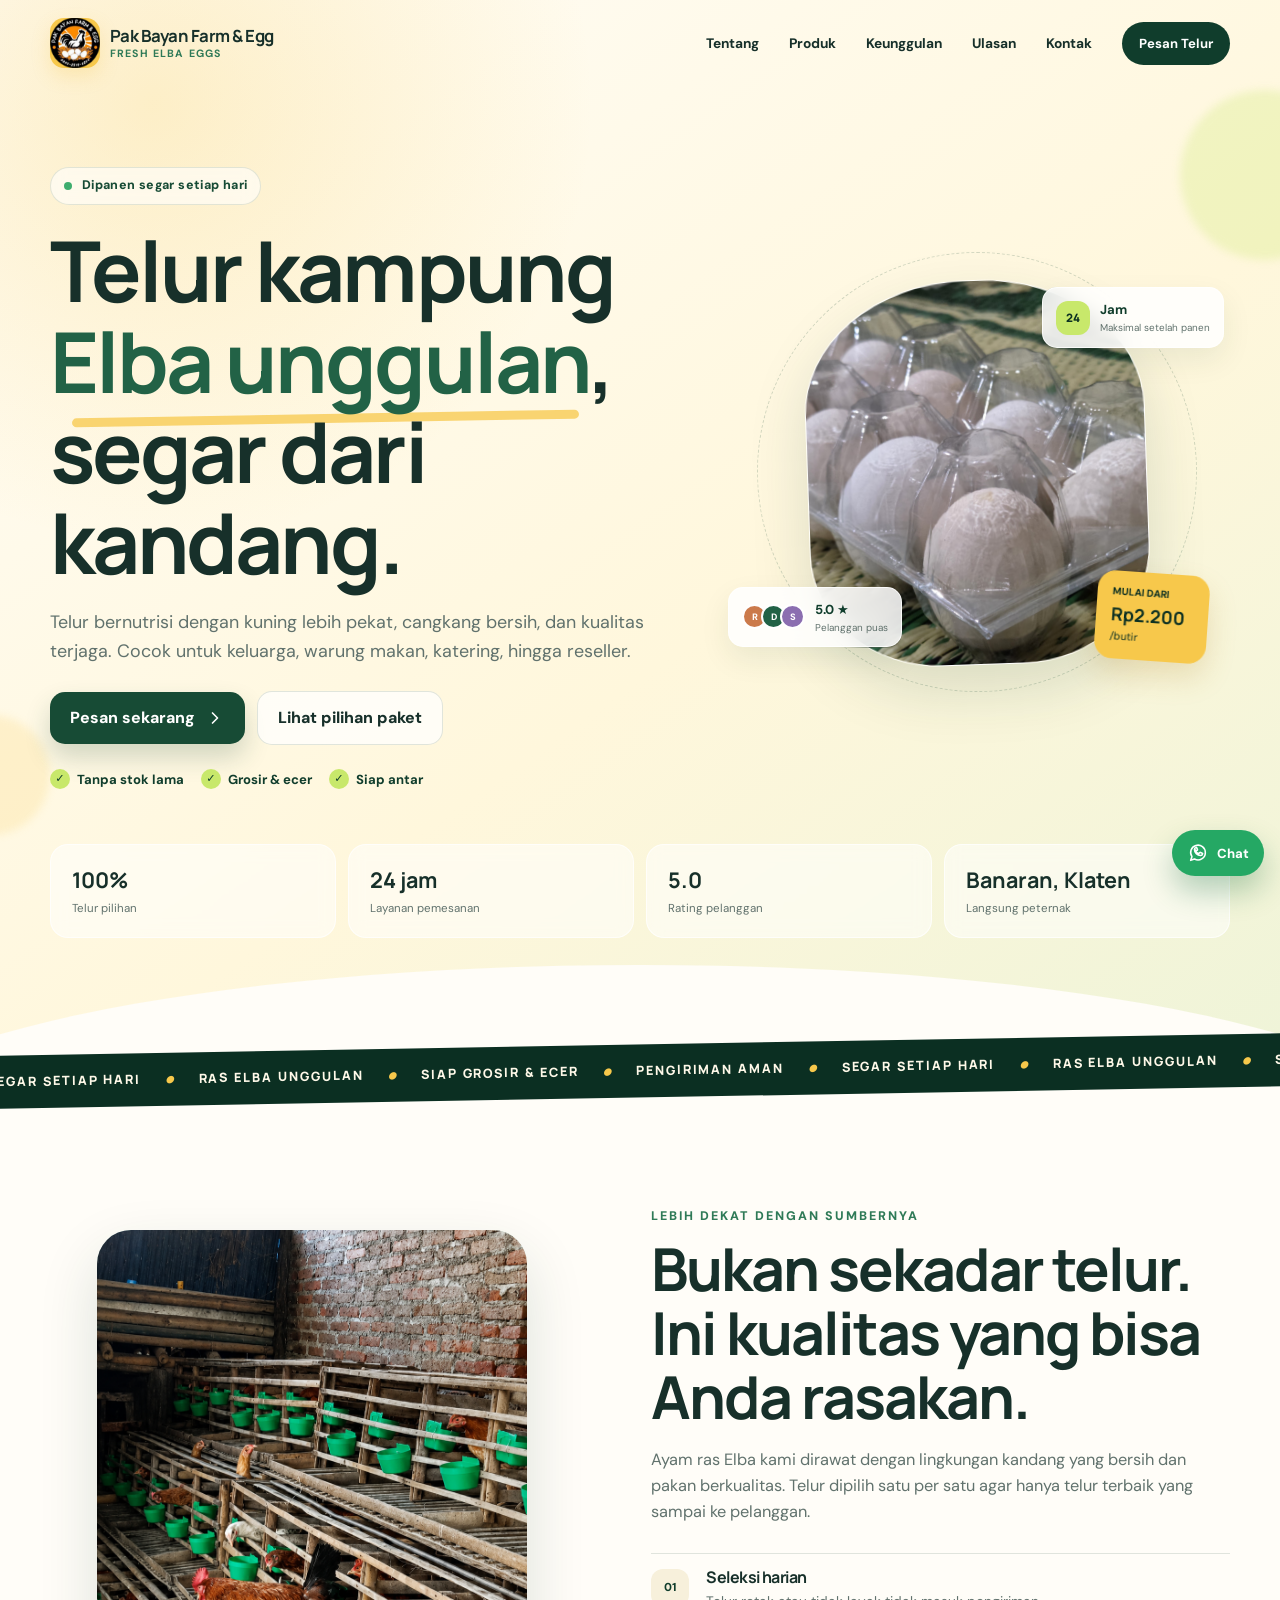
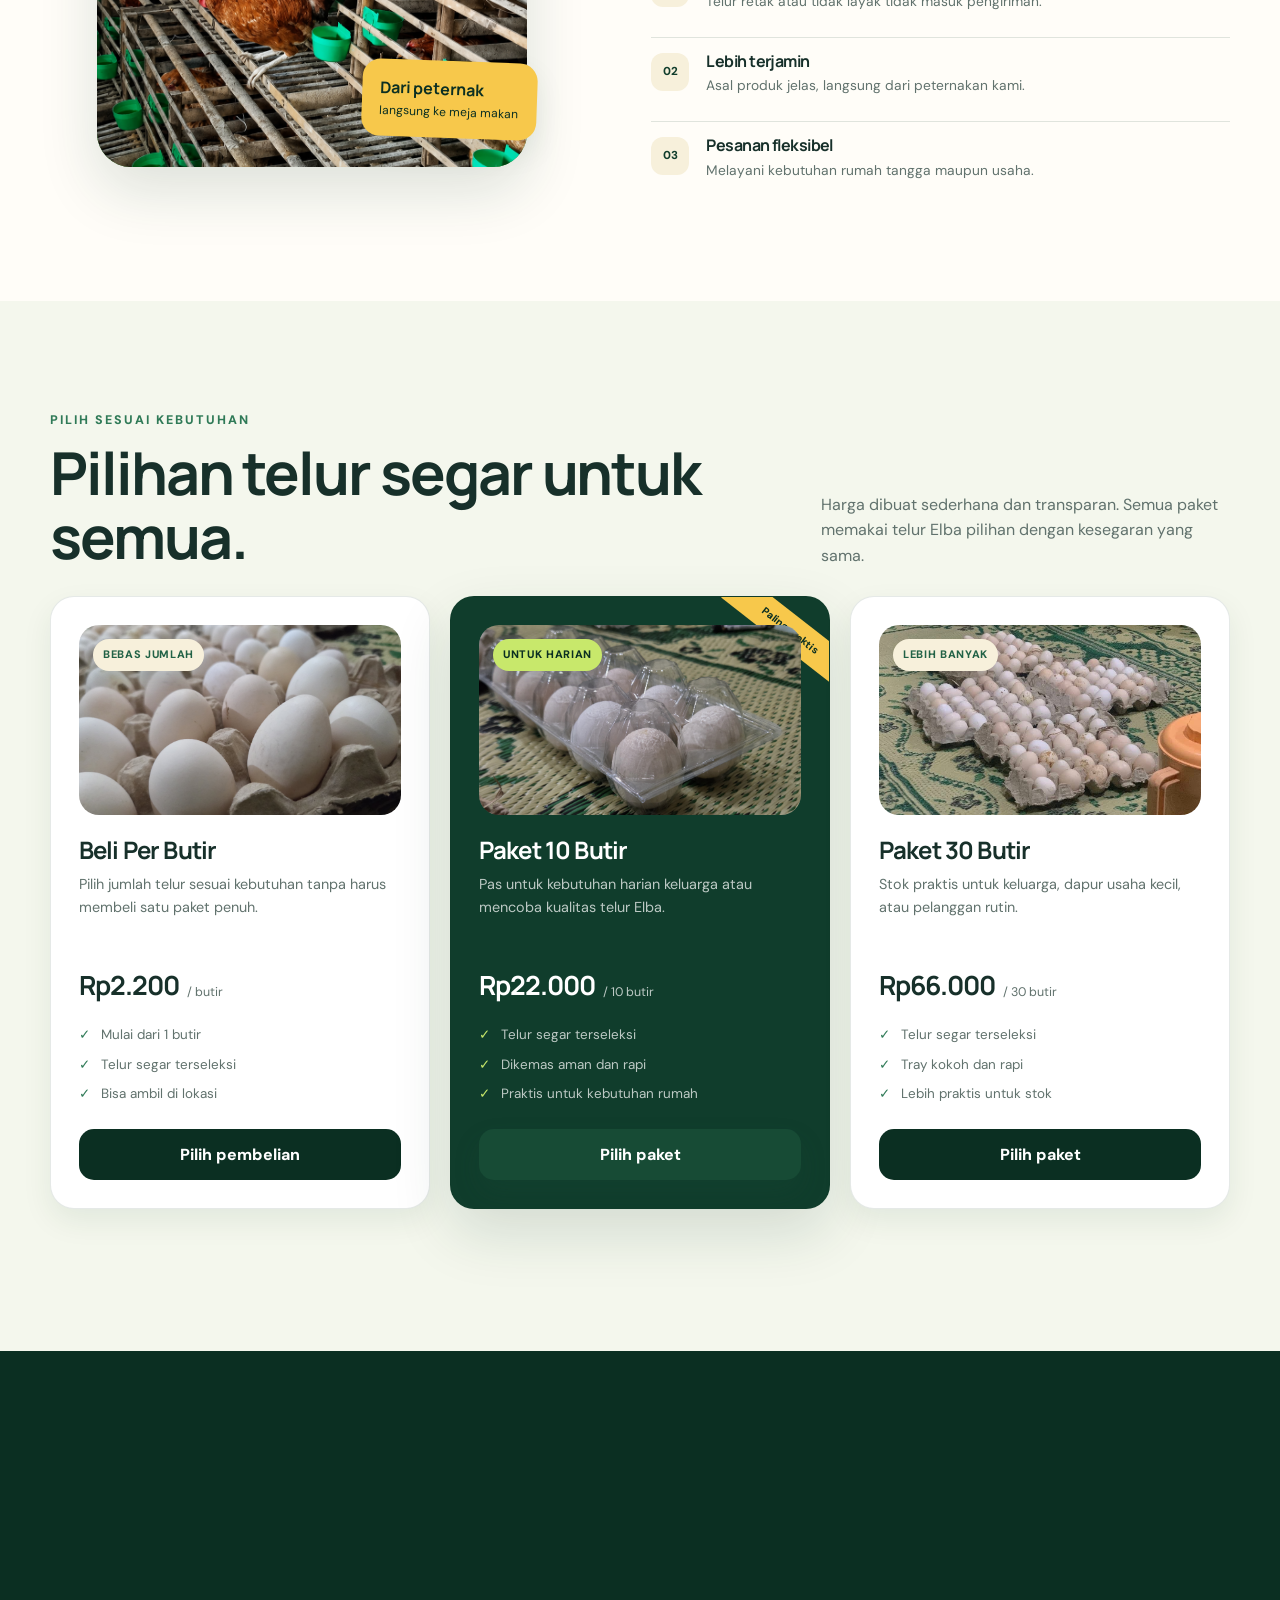
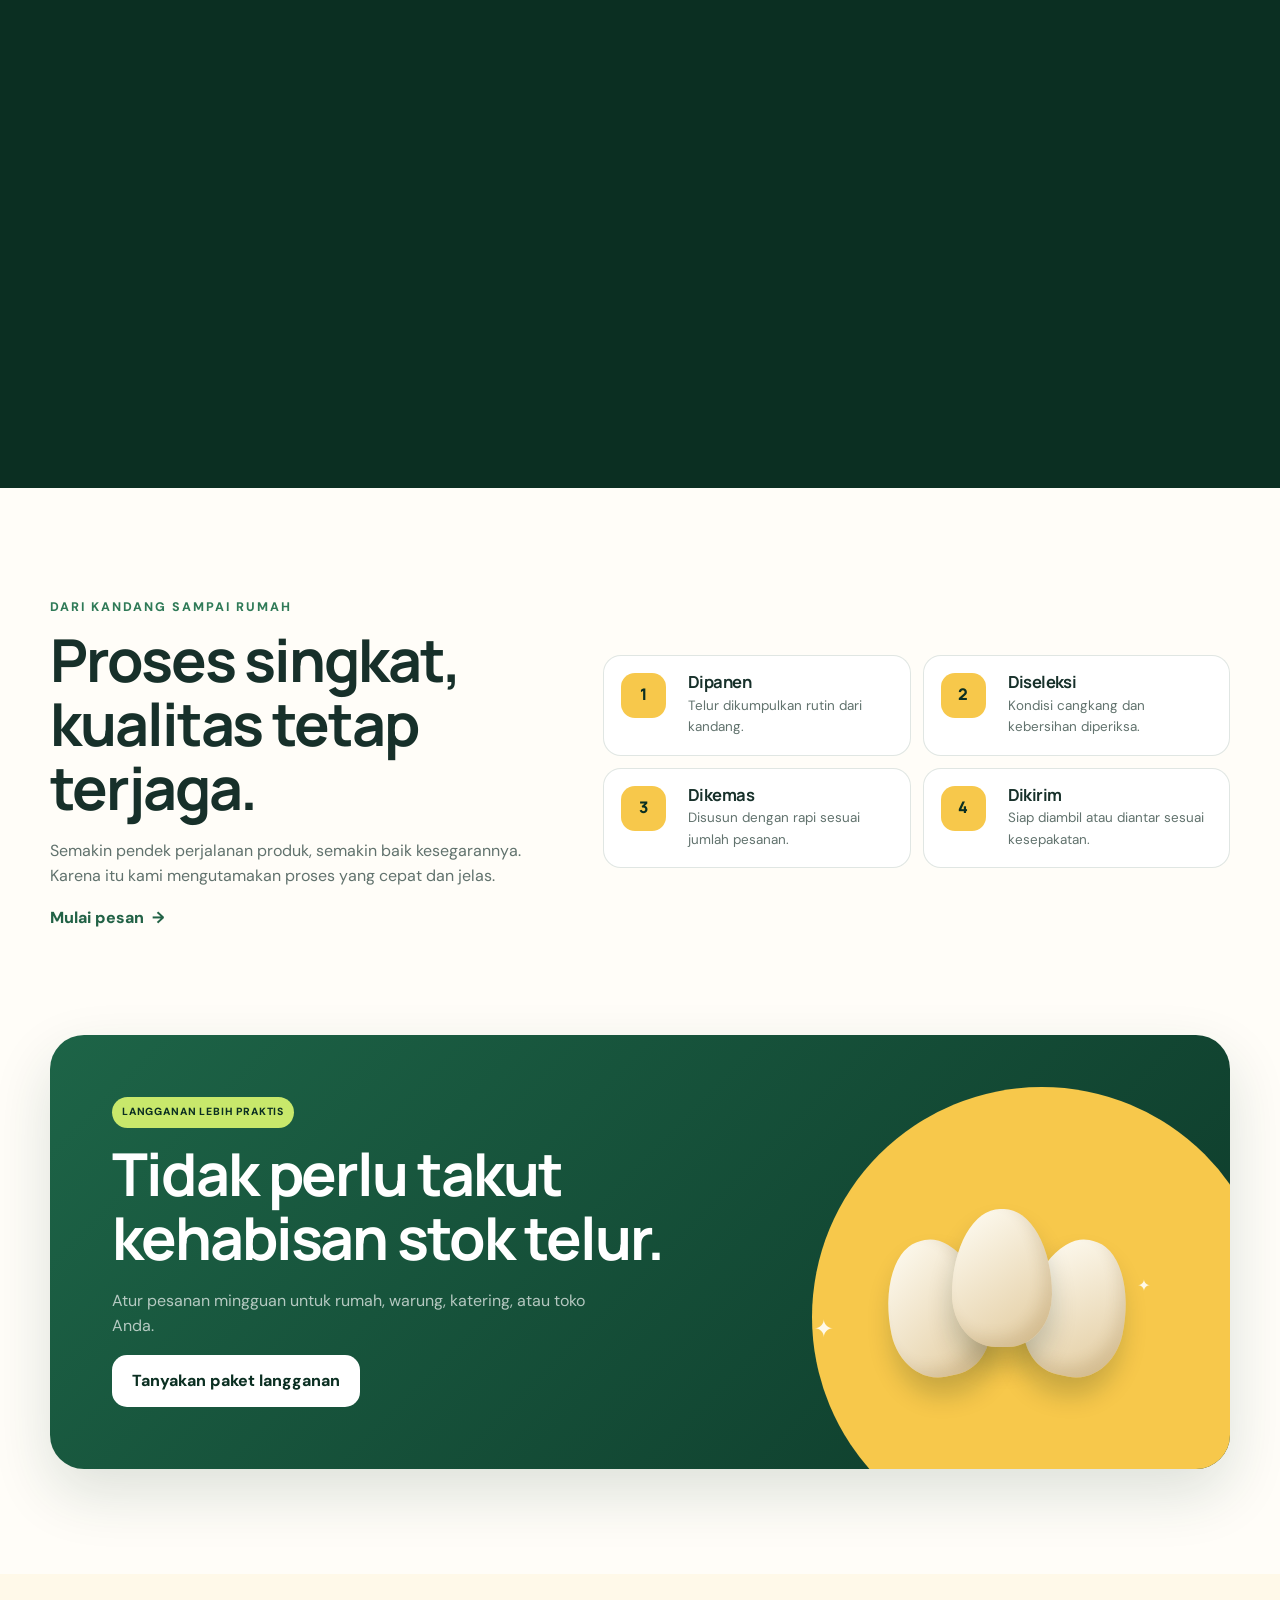
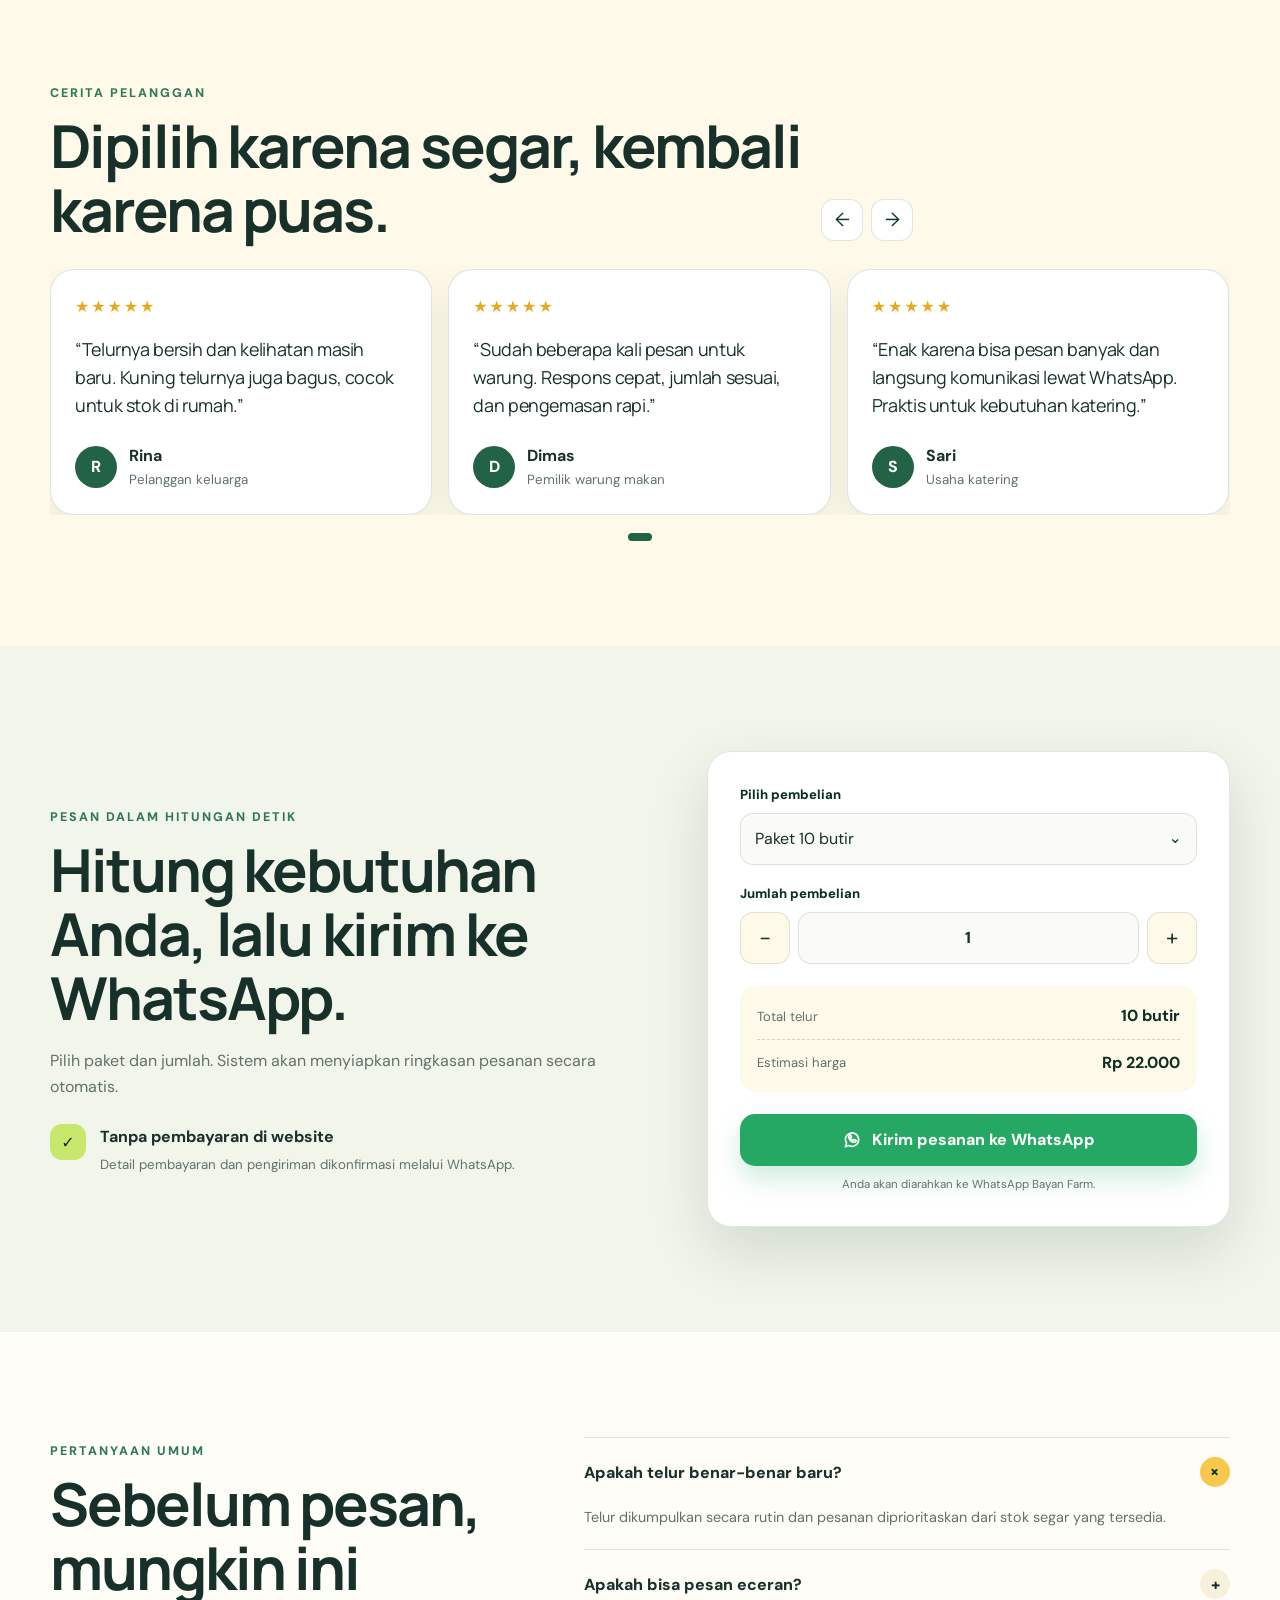
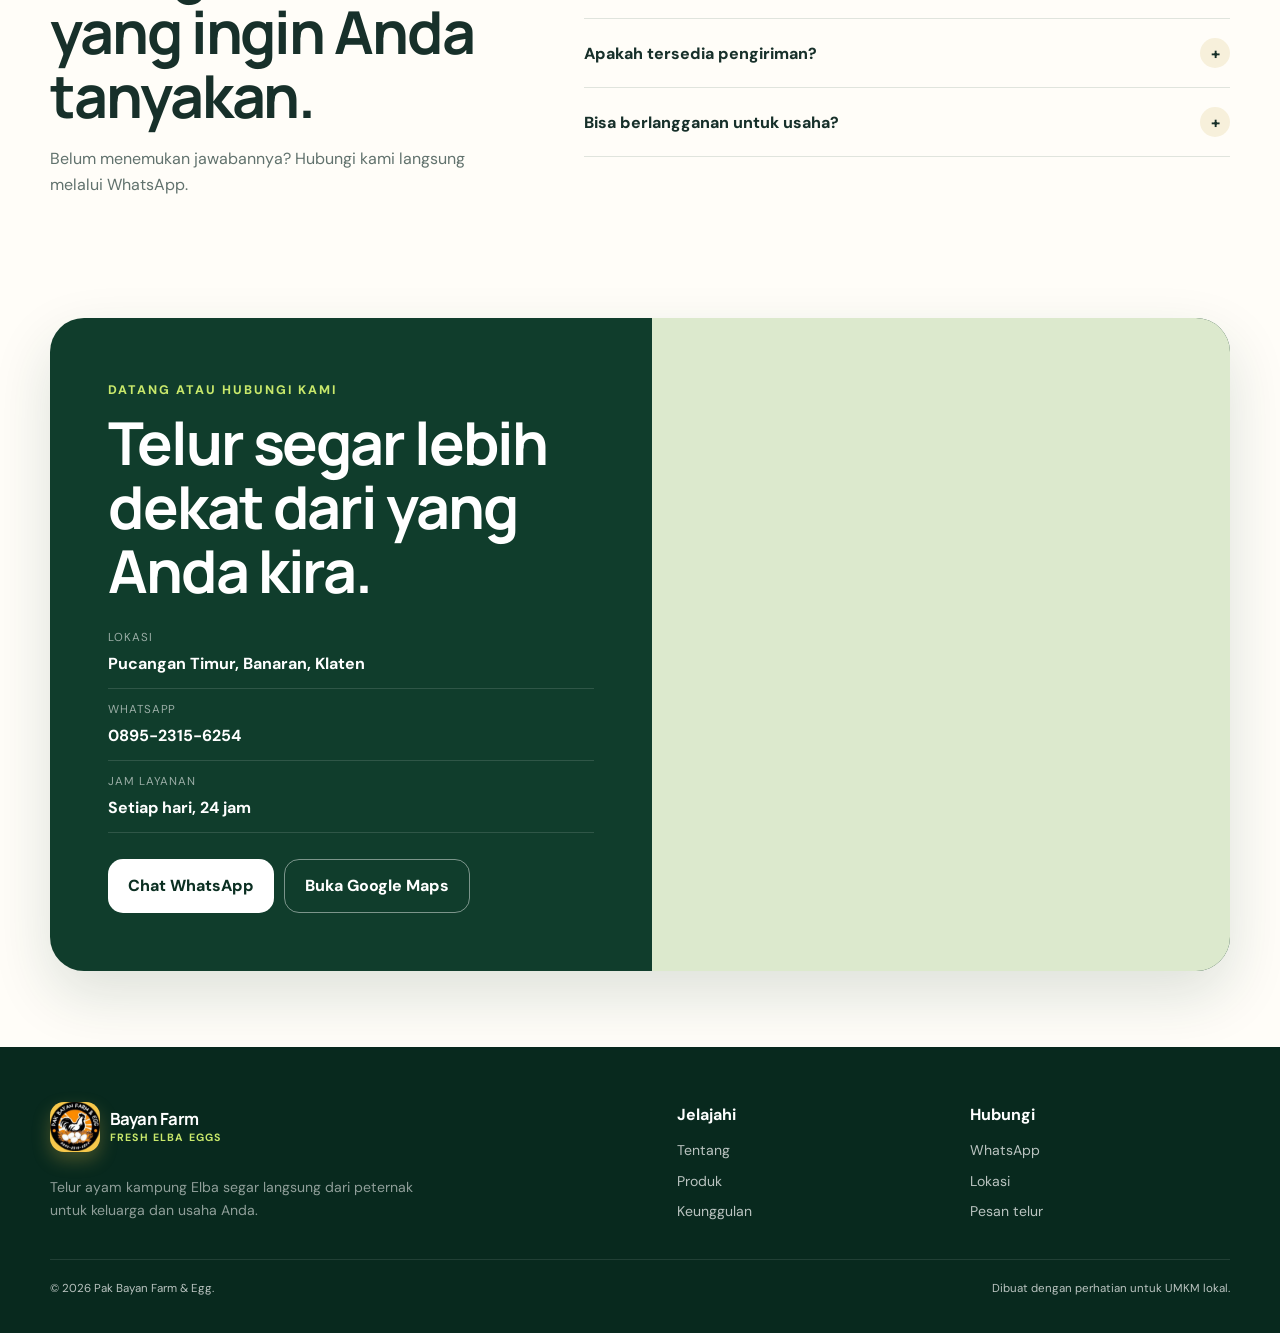
<file: index.html>
<!DOCTYPE html>
<html lang="id">
<head>
  <meta charset="UTF-8" />
  <meta name="viewport" content="width=device-width, initial-scale=1.0" />
  <meta name="description" content="Bayan Farm & Egg menyediakan telur ayam kampung ras Elba unggulan yang segar langsung dari peternak di Klaten." />
  <meta name="theme-color" content="#174b35" />
  <title>Bayan Farm & Egg — Telur Ayam Kampung Segar</title>
  
    <!-- Judul & Meta Tag SEO -->
  <title>Bayan Farm & Egg | Telur Ayam Kampung Segar & Berkualitas</title>
  <meta name="description" content="Produsen telur ayam kampung segar langsung dari peternak terpercaya. Menyediakan kualitas terbaik dengan harga bersahabat untuk grosir dan eceran.">
  <meta name="keywords" content="pak bayan farm & egg, telur ayam kampung klaten, telur klaten, supplier telur klaten, bayan farm, telur ayam kampung, jual telur ayam kampung, peternak telur ayam, grosir telur ayam, distributor telur ayam kampung, telur ayam kampung terdekat">

    <!-- Nama Brand & Media Sosial -->
  <meta property="og:site_name" content="Bayan Farm & Egg">
  <meta property="og:title" content="Bayan Farm & Egg - Telur Ayam Kampung Segar">
  <meta property="og:description" content="Dapatkan telur ayam kampung kualitas terbaik langsung dari peternak dengan harga bersahabat.">
  <meta property="og:image" content="https://bayanfarm.vercel.app/logoweb.png">
  <meta property="og:url" content="https://bayanfarm.vercel.app">
  <link rel="canonical" href="https://bayanfarm.vercel.app">

    <!-- Favicon (Logo Website) -->
    <link rel="icon" type="image/png" href="logoweb.png">

  <link rel="preconnect" href="https://fonts.googleapis.com" />
  <link rel="preconnect" href="https://fonts.gstatic.com" crossorigin />
  <link href="https://fonts.googleapis.com/css2?family=DM+Sans:wght@400;500;600;700&family=Manrope:wght@600;700;800&display=swap" rel="stylesheet" />
  <link rel="stylesheet" href="style.css" />
  <script>document.documentElement.classList.add("js");</script>
</head>
<body>
  <a class="skip-link" href="#main-content">Langsung ke isi</a>

  <header class="site-header" id="siteHeader">
    <div class="container header-inner">
      <a href="#beranda" class="brand" aria-label="Bayan Farm & Egg, kembali ke beranda">
        <span class="brand-mark">
          <img
            src="logoweb.png"
            alt=""
            class="brand-logo"
          >
        </span>
        <span class="brand-copy">
          <strong>Pak Bayan Farm & Egg</strong>
          <small>Fresh Elba Eggs</small>
        </span>
      </a>

      <button class="nav-toggle" id="navToggle" type="button" aria-controls="mainNav" aria-expanded="false" aria-label="Buka menu navigasi">
        <span></span><span></span><span></span>
      </button>

      <nav class="main-nav" id="mainNav" aria-label="Navigasi utama">
        <a href="#tentang">Tentang</a>
        <a href="#produk">Produk</a>
        <a href="#keunggulan">Keunggulan</a>
        <a href="#ulasan">Ulasan</a>
        <a href="#kontak">Kontak</a>
        <a class="nav-cta" href="#pesan">Pesan Telur</a>
      </nav>
    </div>
  </header>

  <main id="main-content">
    <section class="hero" id="beranda">
      <div class="hero-glow hero-glow-one"></div>
      <div class="hero-glow hero-glow-two"></div>

      <div class="container hero-grid">
        <div class="hero-copy reveal">
          <div class="eyebrow">
            <span class="pulse-dot"></span>
            Dipanen segar setiap hari
          </div>

          <h1>Telur kampung <span>Elba unggulan</span>, segar dari kandang.</h1>
          <p class="hero-description">
            Telur bernutrisi dengan kuning lebih pekat, cangkang bersih, dan kualitas terjaga. Cocok untuk keluarga, warung makan, katering, hingga reseller.
          </p>

          <div class="hero-actions">
            <a href="#pesan" class="button button-primary">
              Pesan sekarang
              <svg viewBox="0 0 24 24" aria-hidden="true"><path d="m9 18 6-6-6-6"/></svg>
            </a>
            <a href="#produk" class="button button-ghost">Lihat pilihan paket</a>
          </div>

          <div class="trust-row" aria-label="Keunggulan utama">
            <div class="trust-item">
              <span class="trust-icon">✓</span>
              <span>Tanpa stok lama</span>
            </div>
            <div class="trust-item">
              <span class="trust-icon">✓</span>
              <span>Grosir & ecer</span>
            </div>
            <div class="trust-item">
              <span class="trust-icon">✓</span>
              <span>Siap antar</span>
            </div>
          </div>
        </div>

        <div class="hero-visual reveal" aria-label="Ilustrasi telur ayam kampung Elba segar">
          <div class="visual-orbit orbit-one"></div>
          <div class="visual-orbit orbit-two"></div>

          <div class="egg-basket-card product-photo-hero">
            <img
              src="telor4.jpg"
              alt="Telur ayam kampung ras Elba segar dari Bayan Farm"
              width="800"
              height="900"
            >
          </div>

          <div class="floating-card rating-card">
            <div class="avatar-stack">
              <span>R</span><span>D</span><span>S</span>
            </div>
            <div>
              <strong>5.0 ★</strong>
              <small>Pelanggan puas</small>
            </div>
          </div>

          <div class="floating-card fresh-card">
            <span class="fresh-icon">24</span>
            <div>
              <strong>Jam</strong>
              <small>Maksimal setelah panen</small>
            </div>
          </div>

          <div class="hero-price-tag">
            <small>Mulai dari</small>
            <strong>Rp2.200</strong>
            <span>/butir</span>
          </div>
        </div>
      </div>

      <div class="container hero-stats reveal">
        <div class="stat-item"><strong>100%</strong><span>Telur pilihan</span></div>
        <div class="stat-item"><strong>24 jam</strong><span>Layanan pemesanan</span></div>
        <div class="stat-item"><strong>5.0</strong><span>Rating pelanggan</span></div>
        <div class="stat-item"><strong>Banaran, Klaten</strong><span>Langsung peternak</span></div>
      </div>
    </section>

    <section class="ticker" aria-label="Informasi singkat">
      <div class="ticker-track">
        <span>SEGAR SETIAP HARI</span><i>●</i><span>RAS ELBA UNGGULAN</span><i>●</i><span>SIAP GROSIR & ECER</span><i>●</i><span>PENGIRIMAN AMAN</span><i>●</i>
        <span>SEGAR SETIAP HARI</span><i>●</i><span>RAS ELBA UNGGULAN</span><i>●</i><span>SIAP GROSIR & ECER</span><i>●</i><span>PENGIRIMAN AMAN</span><i>●</i>
      </div>
    </section>

    <section class="section story-section" id="tentang">
      <div class="container story-grid">
        <div class="story-visual reveal">
          <div class="farm-card">
            <img
              class="story-photo"
              src="awalayam.png"
              alt="Peternakan ayam ras Elba Bayan Farm"
              loading="lazy"
              onerror="this.remove()"
            >

            <div class="sun"></div>
            <div class="cloud cloud-one"></div>
            <div class="cloud cloud-two"></div>
            <div class="hill hill-back"></div>
            <div class="hill hill-front"></div>

          </div>
          <div class="story-badge">
            <strong>Dari peternak</strong>
            <span>langsung ke meja makan</span>
          </div>
        </div>

        <div class="story-copy reveal">
          <span class="section-kicker">Lebih dekat dengan sumbernya</span>
          <h2>Bukan sekadar telur. Ini kualitas yang bisa Anda rasakan.</h2>
          <p>
            Ayam ras Elba kami dirawat dengan lingkungan kandang yang bersih dan pakan berkualitas. Telur dipilih satu per satu agar hanya telur terbaik yang sampai ke pelanggan.
          </p>

          <div class="feature-list">
            <article class="mini-feature">
              <span class="mini-icon">01</span>
              <div><h3>Seleksi harian</h3><p>Telur retak atau tidak layak tidak masuk pengiriman.</p></div>
            </article>
            <article class="mini-feature">
              <span class="mini-icon">02</span>
              <div><h3>Lebih terjamin</h3><p>Asal produk jelas, langsung dari peternakan kami.</p></div>
            </article>
            <article class="mini-feature">
              <span class="mini-icon">03</span>
              <div><h3>Pesanan fleksibel</h3><p>Melayani kebutuhan rumah tangga maupun usaha.</p></div>
            </article>
          </div>
        </div>
      </div>
    </section>

    <section class="section products-section" id="produk">
      <div class="container">
        <div class="section-heading reveal">
          <div>
            <span class="section-kicker">Pilih sesuai kebutuhan</span>
            <h2>Pilihan telur segar untuk semua.</h2>
          </div>
          <p>Harga dibuat sederhana dan transparan. Semua paket memakai telur Elba pilihan dengan kesegaran yang sama.</p>
        </div>

        <div class="product-grid">
          <article class="product-card reveal" data-package="Beli Per Butir" data-eggs="1">
            <div class="product-image">
              <img
                src="telor3.jpg"
                alt="Telur ayam kampung Elba dijual per butir"
                loading="lazy"
              >
              <span class="product-label">Bebas jumlah</span>
            </div>
            <h3>Beli Per Butir</h3>
            <p>Pilih jumlah telur sesuai kebutuhan tanpa harus membeli satu paket penuh.</p>
            <div class="product-price"><strong>Rp2.200</strong><span>/ butir</span></div>
            <ul>
              <li>Mulai dari 1 butir</li>
              <li>Telur segar terseleksi</li>
              <li>Bisa ambil di lokasi</li>
            </ul>
            <button class="button button-dark product-order" type="button">Pilih pembelian</button>
          </article>

          <article class="product-card featured reveal" data-package="Paket 10 Butir" data-eggs="10">
            <span class="popular-ribbon">Paling praktis</span>
            <div class="product-image">
              <img
                src="telor4.jpg"
                alt="Paket telur ayam kampung Elba isi 10 butir"
                loading="lazy"
              >
              <span class="product-label">Untuk harian</span>
            </div>
            <h3>Paket 10 Butir</h3>
            <p>Pas untuk kebutuhan harian keluarga atau mencoba kualitas telur Elba.</p>
            <div class="product-price"><strong>Rp22.000</strong><span>/ 10 butir</span></div>
            <ul>
              <li>Telur segar terseleksi</li>
              <li>Dikemas aman dan rapi</li>
              <li>Praktis untuk kebutuhan rumah</li>
            </ul>
            <button class="button button-primary product-order" type="button">Pilih paket</button>
          </article>

          <article class="product-card reveal" data-package="Paket 30 Butir" data-eggs="30">
            <div class="product-image">
              <img
                src="telor5.jpg"
                alt="Paket telur ayam kampung Elba isi 30 butir"
                loading="lazy"
              >
              <span class="product-label">Lebih banyak</span>
            </div>
            <h3>Paket 30 Butir</h3>
            <p>Stok praktis untuk keluarga, dapur usaha kecil, atau pelanggan rutin.</p>
            <div class="product-price"><strong>Rp66.000</strong><span>/ 30 butir</span></div>
            <ul>
              <li>Telur segar terseleksi</li>
              <li>Tray kokoh dan rapi</li>
              <li>Lebih praktis untuk stok</li>
            </ul>
            <button class="button button-dark product-order" type="button">Pilih paket</button>
          </article>
        </div>

        <p class="price-note reveal">*Harga dapat disesuaikan sewaktu-waktu. Konfirmasi harga terbaru melalui WhatsApp.</p>
      </div>
    </section>

    <section class="section benefits-section" id="keunggulan">
      <div class="container">
        <div class="center-heading reveal">
          <span class="section-kicker light">Kenapa Bayan Farm?</span>
          <h2>Kesegaran yang tidak perlu diragukan.</h2>
          <p>Kami menjaga kualitas sejak telur dipanen, diseleksi, dikemas, sampai diterima pelanggan.</p>
        </div>

        <div class="benefit-grid">
          <article class="benefit-card reveal">
            <span class="benefit-number">01</span>
            <div class="benefit-icon">
              <svg viewBox="0 0 24 24" aria-hidden="true"><path d="M12 3c4 0 7 4 7 9s-3 9-7 9-7-4-7-9 3-9 7-9Z"/><path d="M9 13c1 1 3 1 4-1 1 1 2 2 2 4"/></svg>
            </div>
            <h3>Ras Elba unggulan</h3>
            <p>Produktif, berkualitas, dan menghasilkan telur kampung yang konsisten.</p>
          </article>

          <article class="benefit-card reveal">
            <span class="benefit-number">02</span>
            <div class="benefit-icon">
              <svg viewBox="0 0 24 24" aria-hidden="true"><path d="M4 14c4-7 8-8 16-8-1 8-5 12-12 12"/><path d="M4 20c3-5 7-8 12-10"/></svg>
            </div>
            <h3>Pakan berkualitas</h3>
            <p>Perawatan dan pakan dijaga untuk membantu menghasilkan telur terbaik.</p>
          </article>

          <article class="benefit-card reveal">
            <span class="benefit-number">03</span>
            <div class="benefit-icon">
              <svg viewBox="0 0 24 24" aria-hidden="true"><path d="M3 6h13v11H3Z"/><path d="M16 10h3l2 3v4h-5Z"/><circle cx="7" cy="18" r="2"/><circle cx="18" cy="18" r="2"/></svg>
            </div>
            <h3>Pengiriman aman</h3>
            <p>Penataan telur diperhatikan agar risiko retak selama perjalanan lebih kecil.</p>
          </article>

          <article class="benefit-card reveal">
            <span class="benefit-number">04</span>
            <div class="benefit-icon">
              <svg viewBox="0 0 24 24" aria-hidden="true"><path d="M12 21a9 9 0 1 0 0-18 9 9 0 0 0 0 18Z"/><path d="m8 12 3 3 5-6"/></svg>
            </div>
            <h3>Kualitas terseleksi</h3>
            <p>Setiap pesanan melewati pemeriksaan sebelum diserahkan kepada pelanggan.</p>
          </article>
        </div>
      </div>
    </section>

    <section class="section process-section">
      <div class="container process-grid">
        <div class="process-copy reveal">
          <span class="section-kicker">Dari kandang sampai rumah</span>
          <h2>Proses singkat, kualitas tetap terjaga.</h2>
          <p>Semakin pendek perjalanan produk, semakin baik kesegarannya. Karena itu kami mengutamakan proses yang cepat dan jelas.</p>
          <a href="#pesan" class="text-link">Mulai pesan <span>→</span></a>
        </div>

        <div class="process-steps">
          <article class="process-step reveal">
            <span>1</span>
            <div><h3>Dipanen</h3><p>Telur dikumpulkan rutin dari kandang.</p></div>
          </article>
          <article class="process-step reveal">
            <span>2</span>
            <div><h3>Diseleksi</h3><p>Kondisi cangkang dan kebersihan diperiksa.</p></div>
          </article>
          <article class="process-step reveal">
            <span>3</span>
            <div><h3>Dikemas</h3><p>Disusun dengan rapi sesuai jumlah pesanan.</p></div>
          </article>
          <article class="process-step reveal">
            <span>4</span>
            <div><h3>Dikirim</h3><p>Siap diambil atau diantar sesuai kesepakatan.</p></div>
          </article>
        </div>
      </div>
    </section>

    <section class="promo-section">
      <div class="container">
        <div class="promo-card reveal">
          <div class="promo-copy">
            <span class="promo-tag">LANGGANAN LEBIH PRAKTIS</span>
            <h2>Tidak perlu takut kehabisan stok telur.</h2>
            <p>Atur pesanan mingguan untuk rumah, warung, katering, atau toko Anda.</p>
            <a href="#pesan" class="button button-light">Tanyakan paket langganan</a>
          </div>
          <div class="promo-art" aria-hidden="true">
            <div class="promo-circle"></div>
            <div class="promo-egg egg-a"></div>
            <div class="promo-egg egg-b"></div>
            <div class="promo-egg egg-c"></div>
            <span class="promo-spark spark-one">✦</span>
            <span class="promo-spark spark-two">✦</span>
          </div>
        </div>
      </div>
    </section>

    <section class="section testimonials-section" id="ulasan">
      <div class="container">
        <div class="section-heading reveal">
          <div>
            <span class="section-kicker">Cerita pelanggan</span>
            <h2>Dipilih karena segar, kembali karena puas.</h2>
          </div>
          <div class="slider-controls">
            <button type="button" id="prevTestimonial" aria-label="Ulasan sebelumnya">←</button>
            <button type="button" id="nextTestimonial" aria-label="Ulasan berikutnya">→</button>
          </div>
        </div>

        <div class="testimonial-viewport reveal">
          <div class="testimonial-track" id="testimonialTrack">
            <article class="testimonial-card">
              <div class="stars">★★★★★</div>
              <blockquote>“Telurnya bersih dan kelihatan masih baru. Kuning telurnya juga bagus, cocok untuk stok di rumah.”</blockquote>
              <div class="customer"><span>R</span><div><strong>Rina</strong><small>Pelanggan keluarga</small></div></div>
            </article>
            <article class="testimonial-card">
              <div class="stars">★★★★★</div>
              <blockquote>“Sudah beberapa kali pesan untuk warung. Respons cepat, jumlah sesuai, dan pengemasan rapi.”</blockquote>
              <div class="customer"><span>D</span><div><strong>Dimas</strong><small>Pemilik warung makan</small></div></div>
            </article>
            <article class="testimonial-card">
              <div class="stars">★★★★★</div>
              <blockquote>“Enak karena bisa pesan banyak dan langsung komunikasi lewat WhatsApp. Praktis untuk kebutuhan katering.”</blockquote>
              <div class="customer"><span>S</span><div><strong>Sari</strong><small>Usaha katering</small></div></div>
            </article>
          </div>
        </div>
        <div class="slider-dots" id="sliderDots" aria-label="Navigasi ulasan"></div>
      </div>
    </section>

    <section class="section order-section" id="pesan">
      <div class="container order-grid">
        <div class="order-copy reveal">
          <span class="section-kicker">Pesan dalam hitungan detik</span>
          <h2>Hitung kebutuhan Anda, lalu kirim ke WhatsApp.</h2>
          <p>Pilih paket dan jumlah. Sistem akan menyiapkan ringkasan pesanan secara otomatis.</p>
          <div class="order-guarantee">
            <span>✓</span>
            <div><strong>Tanpa pembayaran di website</strong><small>Detail pembayaran dan pengiriman dikonfirmasi melalui WhatsApp.</small></div>
          </div>
        </div>

        <form class="order-card reveal" id="orderForm">
          <div class="form-group">
            <label for="packageSelect">Pilih pembelian</label>
            <div class="select-wrap">
              <select id="packageSelect" name="package">
                <option value="1">Beli per butir — 1 butir</option>
                <option value="10" selected>Paket 10 butir</option>
                <option value="30">Paket 30 butir</option>
              </select>
            </div>
          </div>

          <div class="form-group">
            <label>Jumlah pembelian</label>
            <div class="quantity-control">
              <button type="button" id="decreaseQty" aria-label="Kurangi jumlah">−</button>
              <input type="number" id="quantity" value="1" min="1" max="99" inputmode="numeric" aria-label="Jumlah pembelian" />
              <button type="button" id="increaseQty" aria-label="Tambah jumlah">+</button>
            </div>
          </div>

          <div class="order-summary">
            <div><span>Total telur</span><strong id="totalEggs">10 butir</strong></div>
            <div><span>Estimasi harga</span><strong id="totalPrice">Rp22.000</strong></div>
          </div>

          <button class="button button-whatsapp" type="submit">
            <svg viewBox="0 0 24 24" aria-hidden="true"><path d="M20 11.6a8 8 0 0 1-11.8 7L4 20l1.4-4A8 8 0 1 1 20 11.6Z"/><path d="M9 8.5c.3 2 2 3.7 4 4l1-1c.2-.2.4-.2.7-.1l2 .9c.3.1.4.4.3.7-.2 1-1.1 1.7-2.2 1.7-3.6-.1-6.6-3-6.7-6.6 0-1.1.7-2 1.7-2.2.3-.1.6.1.7.3l.9 2c.1.3.1.5-.1.7l-1.3 1Z"/></svg>
            Kirim pesanan ke WhatsApp
          </button>
          <p class="form-note">Anda akan diarahkan ke WhatsApp Bayan Farm.</p>
        </form>
      </div>
    </section>

    <section class="section faq-section">
      <div class="container faq-grid">
        <div class="faq-heading reveal">
          <span class="section-kicker">Pertanyaan umum</span>
          <h2>Sebelum pesan, mungkin ini yang ingin Anda tanyakan.</h2>
          <p>Belum menemukan jawabannya? Hubungi kami langsung melalui WhatsApp.</p>
        </div>

        <div class="faq-list reveal">
          <article class="faq-item active">
            <button type="button" aria-expanded="true"><span>Apakah telur benar-benar baru?</span><i>+</i></button>
            <div class="faq-answer"><p>Telur dikumpulkan secara rutin dan pesanan diprioritaskan dari stok segar yang tersedia.</p></div>
          </article>
          <article class="faq-item">
            <button type="button" aria-expanded="false"><span>Apakah bisa pesan eceran?</span><i>+</i></button>
            <div class="faq-answer"><p>Bisa. Anda dapat memilih paket kecil atau menanyakan jumlah khusus melalui WhatsApp.</p></div>
          </article>
          <article class="faq-item">
            <button type="button" aria-expanded="false"><span>Apakah tersedia pengiriman?</span><i>+</i></button>
            <div class="faq-answer"><p>Tersedia pesan antar dengan area dan biaya yang dikonfirmasi sesuai lokasi tujuan.</p></div>
          </article>
          <article class="faq-item">
            <button type="button" aria-expanded="false"><span>Bisa berlangganan untuk usaha?</span><i>+</i></button>
            <div class="faq-answer"><p>Bisa. Jadwal, jumlah, dan kebutuhan pengiriman dapat disepakati untuk pasokan rutin.</p></div>
          </article>
        </div>
      </div>
    </section>

    <section class="contact-section" id="kontak">
      <div class="container contact-card reveal">
        <div class="contact-content">
          <span class="section-kicker light">Datang atau hubungi kami</span>
          <h2>Telur segar lebih dekat dari yang Anda kira.</h2>
          <div class="contact-list">
            <div><span>Lokasi</span><strong>Pucangan Timur, Banaran, Klaten</strong></div>
            <div><span>WhatsApp</span><strong>0895-2315-6254</strong></div>
            <div><span>Jam layanan</span><strong>Setiap hari, 24 jam</strong></div>
          </div>
          <div class="contact-actions">
            <a class="button button-light" href="https://wa.me/6289523156254?text=Halo%20Bayan%20Farm%2C%20saya%20ingin%20bertanya%20tentang%20telur%20Elba." target="_blank" rel="noopener">Chat WhatsApp</a>
            <a class="button button-outline-light" href="https://maps.app.goo.gl/UYXqHN3W7wnmqPU29" target="_blank" rel="noopener">Buka Google Maps</a>
          </div>
        </div>
        <div class="map-art" aria-hidden="true">
          <iframe src="https://www.google.com/maps/embed?pb=!1m14!1m8!1m3!1d31634.607983297068!2d110.6668969!3d-7.6480506!3m2!1i1024!2i768!4f13.1!3m3!1m2!1s0x2e7a41a7cdef0c59%3A0x2092a65c19c38543!2sPak%20Bayan%20Farm%20%26%20Egg!5e0!3m2!1sid!2sid!4v1784896882478!5m2!1sid!2sid" width="600" height="450" style="border:0;" allowfullscreen="" loading="lazy" referrerpolicy="strict-origin-when-cross-origin"></iframe>
        </div>
      </div>
    </section>
  </main>

  <footer class="site-footer">
    <div class="container footer-grid">
      <div>
        <a href="#beranda" class="brand footer-brand">
          <span class="brand-mark">
          <img
            src="logoweb.png"
            alt=""
            class="brand-logo"
          >
          </span>
          <span class="brand-copy"><strong>Bayan Farm</strong><small>Fresh Elba Eggs</small></span>
        </a>
        <p>Telur ayam kampung Elba segar langsung dari peternak untuk keluarga dan usaha Anda.</p>
      </div>
      <div class="footer-links">
        <strong>Jelajahi</strong>
        <a href="#tentang">Tentang</a>
        <a href="#produk">Produk</a>
        <a href="#keunggulan">Keunggulan</a>
      </div>
      <div class="footer-links">
        <strong>Hubungi</strong>
        <a href="https://wa.me/6289523156254" target="_blank" rel="noopener">WhatsApp</a>
        <a href="#kontak">Lokasi</a>
        <a href="#pesan">Pesan telur</a>
      </div>
    </div>
    <div class="container footer-bottom">
      <span>© <span id="currentYear"></span> Pak Bayan Farm & Egg.</span>
      <span>Dibuat dengan perhatian untuk UMKM lokal.</span>
    </div>
  </footer>

  <a class="floating-whatsapp" href="https://wa.me/6289523156254?text=Halo%20Bayan%20Farm%2C%20saya%20ingin%20pesan%20telur%20Elba." target="_blank" rel="noopener" aria-label="Chat Bayan Farm melalui WhatsApp">
    <svg viewBox="0 0 24 24" aria-hidden="true"><path d="M20 11.6a8 8 0 0 1-11.8 7L4 20l1.4-4A8 8 0 1 1 20 11.6Z"/><path d="M9 8.5c.3 2 2 3.7 4 4l1-1c.2-.2.4-.2.7-.1l2 .9c.3.1.4.4.3.7-.2 1-1.1 1.7-2.2 1.7-3.6-.1-6.6-3-6.7-6.6 0-1.1.7-2 1.7-2.2.3-.1.6.1.7.3l.9 2c.1.3.1.5-.1.7l-1.3 1Z"/></svg>
    <span>Chat</span>
  </a>

  <div class="mobile-order-bar">
    <div><small>Mulai dari</small><strong>Rp2.200/butir</strong></div>
    <a href="#pesan">Pesan sekarang</a>
  </div>

  <script src="script.js"></script>
</body>
</html>
</file>
<file: style.css>
:root {
  --green-950: #0b2f22;
  --green-900: #103d2c;
  --green-800: #174b35;
  --green-700: #226246;
  --green-600: #2f7a57;
  --lime: #c8e86b;
  --yellow: #f7c84b;
  --cream: #fff9e9;
  --cream-2: #f7f0db;
  --paper: #fffdf8;
  --ink: #17302a;
  --muted: #61726d;
  --line: rgba(18, 61, 44, 0.13);
  --white: #ffffff;
  --shadow-sm: 0 12px 30px rgba(14, 58, 41, 0.08);
  --shadow-md: 0 24px 60px rgba(14, 58, 41, 0.14);
  --radius-sm: 16px;
  --radius-md: 24px;
  --radius-lg: 34px;
  --container: 1180px;
}

*, *::before, *::after { box-sizing: border-box; }
html { scroll-behavior: smooth; scroll-padding-top: 88px; }
body {
  margin: 0;
  min-width: 320px;
  font-family: "DM Sans", system-ui, -apple-system, BlinkMacSystemFont, "Segoe UI", sans-serif;
  color: var(--ink);
  background: var(--paper);
  line-height: 1.6;
  overflow-x: hidden;
}
body.nav-open { overflow: hidden; }
img, svg { display: block; max-width: 100%; }
a { color: inherit; text-decoration: none; }
button, input, select { font: inherit; }
button { cursor: pointer; }

.skip-link {
  position: fixed;
  top: 12px;
  left: 12px;
  z-index: 1000;
  padding: 10px 14px;
  border-radius: 10px;
  color: var(--white);
  background: var(--green-900);
  transform: translateY(-160%);
  transition: transform 0.2s ease;
}
.skip-link:focus { transform: translateY(0); }

.container { width: min(100% - 32px, var(--container)); margin-inline: auto; }
.section { padding: 76px 0; }
.section-kicker {
  display: inline-block;
  margin-bottom: 10px;
  color: var(--green-600);
  font-size: 0.78rem;
  font-weight: 800;
  letter-spacing: 0.16em;
  text-transform: uppercase;
}
.section-kicker.light { color: var(--lime); }
h1, h2, h3, p { margin-top: 0; }
h1, h2, h3 {
  font-family: "Manrope", "DM Sans", sans-serif;
  line-height: 1.08;
  letter-spacing: -0.035em;
}
h2 { margin-bottom: 18px; font-size: clamp(2rem, 9vw, 3.7rem); }
h3 { margin-bottom: 10px; font-size: 1.25rem; }
p { color: var(--muted); }

.site-header {
  position: fixed;
  inset: 0 0 auto;
  z-index: 100;
  padding: 14px 0;
  transition: padding 0.25s ease, background 0.25s ease, box-shadow 0.25s ease;
}
.site-header.scrolled {
  padding: 9px 0;
  background: rgba(255, 253, 248, 0.92);
  box-shadow: 0 12px 28px rgba(12, 48, 35, 0.08);
  backdrop-filter: blur(16px);
}
.header-inner { display: flex; align-items: center; justify-content: space-between; }
.brand { display: inline-flex; align-items: center; gap: 10px; position: relative; z-index: 102; }
.brand-mark {
  display: grid;
  width: 42px;
  height: 42px;
  place-items: center;
  border-radius: 14px;
  color: var(--green-900);
  background: var(--yellow);
  box-shadow: 0 8px 18px rgba(247, 200, 75, 0.25);
}
.brand-mark svg { width: 28px; }
.brand-copy { display: flex; flex-direction: column; line-height: 1.05; }
.brand-copy strong { font-family: "Manrope", sans-serif; font-size: 0.98rem; letter-spacing: -0.03em; }
.brand-copy small { margin-top: 4px; color: var(--green-600); font-size: 0.66rem; font-weight: 700; letter-spacing: 0.11em; text-transform: uppercase; }
.brand-logo {
  display: block;
  width: 100%;
  height: 100%;
  object-fit: contain;
}

.nav-toggle {
  position: relative;
  z-index: 102;
  display: grid;
  width: 44px;
  height: 44px;
  padding: 11px;
  gap: 5px;
  border: 1px solid var(--line);
  border-radius: 14px;
  background: rgba(255,255,255,0.7);
}
.nav-toggle span { display: block; width: 100%; height: 2px; border-radius: 999px; background: var(--green-900); transition: transform .25s ease, opacity .2s ease; }
.nav-toggle.active span:nth-child(1) { transform: translateY(7px) rotate(45deg); }
.nav-toggle.active span:nth-child(2) { opacity: 0; }
.nav-toggle.active span:nth-child(3) { transform: translateY(-7px) rotate(-45deg); }

.main-nav {
  position: fixed;
  inset: 0;
  z-index: 101;
  display: flex;
  flex-direction: column;
  align-items: center;
  justify-content: center;
  gap: 24px;
  padding: 96px 24px 40px;
  background: var(--cream);
  opacity: 0;
  visibility: hidden;
  transform: translateY(-12px);
  transition: opacity .25s ease, visibility .25s ease, transform .25s ease;
}
.main-nav.open { opacity: 1; visibility: visible; transform: translateY(0); }
.main-nav a { font-family: "Manrope", sans-serif; font-size: 1.35rem; font-weight: 700; }
.main-nav .nav-cta { padding: 14px 22px; border-radius: 999px; color: var(--white); background: var(--green-900); font-size: 1rem; }

.hero {
  position: relative;
  min-height: 100svh;
  padding: 118px 0 52px;
  background:
    radial-gradient(circle at 12% 10%, rgba(247, 200, 75, 0.26), transparent 30%),
    linear-gradient(145deg, #fffdf8 0%, #fff7dc 58%, #eff4d8 100%);
  overflow: hidden;
}
.hero::after {
  content: "";
  position: absolute;
  inset: auto -12% -90px;
  height: 170px;
  border-radius: 50% 50% 0 0 / 100% 100% 0 0;
  background: var(--paper);
}
.hero-glow { position: absolute; border-radius: 50%; filter: blur(4px); opacity: .55; }
.hero-glow-one { width: 170px; height: 170px; top: 90px; right: -70px; background: rgba(200, 232, 107, .48); }
.hero-glow-two { width: 120px; height: 120px; bottom: 210px; left: -70px; background: rgba(247, 200, 75, .32); }
.hero-grid { position: relative; z-index: 2; display: grid; gap: 44px; }
.eyebrow {
  display: inline-flex;
  align-items: center;
  gap: 10px;
  margin-bottom: 20px;
  padding: 8px 13px;
  border: 1px solid rgba(23, 75, 53, .12);
  border-radius: 999px;
  color: var(--green-800);
  background: rgba(255,255,255,.58);
  font-size: .78rem;
  font-weight: 800;
  letter-spacing: .03em;
  backdrop-filter: blur(8px);
}
.pulse-dot { width: 8px; height: 8px; border-radius: 50%; background: #3ead6e; box-shadow: 0 0 0 0 rgba(62,173,110,.5); animation: pulse 1.8s infinite; }
@keyframes pulse { 70% { box-shadow: 0 0 0 8px rgba(62,173,110,0); } 100% { box-shadow: 0 0 0 0 rgba(62,173,110,0); } }
.hero h1 { max-width: 780px; margin-bottom: 20px; font-size: clamp(2.75rem, 12vw, 5.4rem); }
.hero h1 span { color: var(--green-700); position: relative; }
.hero h1 span::after { content: ""; position: absolute; left: 4%; right: 2%; bottom: -5px; height: 9px; border-radius: 99px; background: var(--yellow); opacity: .75; transform: rotate(-1deg); z-index: -1; }
.hero-description { max-width: 620px; margin-bottom: 26px; font-size: 1.05rem; }
.hero-actions { display: flex; flex-direction: column; align-items: stretch; gap: 12px; }
.button {
  display: inline-flex;
  min-height: 50px;
  align-items: center;
  justify-content: center;
  gap: 10px;
  padding: 13px 20px;
  border: 0;
  border-radius: 15px;
  font-weight: 800;
  transition: transform .2s ease, box-shadow .2s ease, background .2s ease;
}
.button:hover { transform: translateY(-2px); }
.button svg { width: 20px; fill: none; stroke: currentColor; stroke-width: 2; stroke-linecap: round; stroke-linejoin: round; }
.button-primary { color: var(--white); background: var(--green-800); box-shadow: 0 13px 26px rgba(23,75,53,.2); }
.button-primary:hover { background: var(--green-900); }
.button-ghost { border: 1px solid var(--line); background: rgba(255,255,255,.72); }
.button-dark { color: var(--white); background: var(--green-950); }
.button-light { color: var(--green-950); background: var(--white); }
.button-outline-light { color: var(--white); border: 1px solid rgba(255,255,255,.45); background: transparent; }
.button-whatsapp { width: 100%; color: var(--white); background: #25a864; box-shadow: 0 12px 26px rgba(37,168,100,.22); }

.trust-row { display: flex; flex-wrap: wrap; gap: 12px 17px; margin-top: 24px; }
.trust-item { display: flex; align-items: center; gap: 7px; color: var(--green-900); font-size: .82rem; font-weight: 700; }
.trust-icon { display: grid; width: 20px; height: 20px; place-items: center; border-radius: 50%; color: var(--green-900); background: var(--lime); font-size: .7rem; }

.hero-visual { position: relative; min-height: 365px; display: grid; place-items: center; }
.visual-orbit { position: absolute; border: 1px dashed rgba(23,75,53,.19); border-radius: 50%; }
.orbit-one { width: 330px; height: 330px; }
.orbit-two { width: 260px; height: 260px; }
.egg-basket-card {
  position: relative;
  width: 270px;
  height: 300px;
  border: 1px solid rgba(255,255,255,.8);
  border-radius: 48% 48% 38% 38% / 34% 34% 30% 30%;
  background: linear-gradient(155deg, rgba(255,255,255,.88), rgba(255,246,210,.78));
  box-shadow: var(--shadow-md);
  backdrop-filter: blur(12px);
  transform: rotate(-2deg);
}
.egg { position: absolute; z-index: 4; width: 78px; height: 105px; border-radius: 48% 48% 44% 44% / 62% 62% 38% 38%; background: linear-gradient(145deg, #fffef8 15%, #ead6aa 100%); box-shadow: inset -10px -12px 15px rgba(166,126,65,.16), 0 12px 18px rgba(78,54,17,.13); }
.egg span { position: absolute; top: 17px; left: 19px; width: 17px; height: 28px; border-radius: 50%; background: rgba(255,255,255,.7); transform: rotate(30deg); }
.egg-one { left: 40px; top: 65px; transform: rotate(-12deg); }
.egg-two { left: 99px; top: 48px; z-index: 5; }
.egg-three { right: 32px; top: 75px; transform: rotate(13deg); }
.egg-four { left: 94px; top: 104px; z-index: 6; transform: scale(.92); }
.basket-rim { position: absolute; z-index: 8; left: 28px; right: 28px; bottom: 88px; height: 40px; border-radius: 50%; background: repeating-linear-gradient(90deg, #b87b39 0 9px, #d39751 9px 18px); box-shadow: 0 8px 12px rgba(91,54,22,.2); }
.basket-body { position: absolute; z-index: 7; left: 38px; right: 38px; bottom: 28px; height: 90px; border-radius: 16px 16px 55px 55px; background: repeating-linear-gradient(90deg, #ca8a44 0 9px, #e0a55d 9px 18px); box-shadow: inset 0 -12px 18px rgba(117,70,27,.18); }
.leaf { position: absolute; z-index: 3; width: 94px; height: 45px; border-radius: 100% 0 100% 0; background: linear-gradient(135deg, #2d7651, #73a96b); }
.leaf-left { left: -24px; top: 90px; transform: rotate(28deg); }
.leaf-right { right: -28px; top: 110px; transform: scaleX(-1) rotate(21deg); }
.floating-card { position: absolute; z-index: 10; display: flex; align-items: center; gap: 10px; padding: 11px 13px; border: 1px solid rgba(255,255,255,.8); border-radius: 15px; background: rgba(255,255,255,.86); box-shadow: var(--shadow-sm); backdrop-filter: blur(10px); }
.floating-card strong, .floating-card small { display: block; }
.floating-card strong { color: var(--green-900); font-size: .82rem; }
.floating-card small { color: var(--muted); font-size: .62rem; }
.rating-card { left: 0; bottom: 42px; animation: float 4s ease-in-out infinite; }
.fresh-card { right: -3px; top: 36px; animation: float 4.5s ease-in-out infinite reverse; }
@keyframes float { 50% { transform: translateY(-8px); } }
.avatar-stack { display: flex; }
.avatar-stack span { display: grid; width: 25px; height: 25px; place-items: center; margin-left: -6px; border: 2px solid white; border-radius: 50%; color: var(--white); background: var(--green-700); font-size: .58rem; font-weight: 800; }
.avatar-stack span:first-child { margin-left: 0; background: #cb7a4b; }
.avatar-stack span:last-child { background: #8b6eb0; }
.fresh-icon { display: grid; width: 34px; height: 34px; place-items: center; border-radius: 12px; color: var(--green-950); background: var(--lime); font-family: "Manrope", sans-serif; font-size: .72rem; font-weight: 800; }
.hero-price-tag { position: absolute; z-index: 9; right: 14px; bottom: 36px; display: flex; min-width: 112px; flex-direction: column; padding: 13px 15px; border-radius: 18px; color: var(--green-950); background: var(--yellow); box-shadow: 0 14px 30px rgba(171,121,18,.2); transform: rotate(4deg); }
.hero-price-tag small { font-size: .63rem; font-weight: 700; text-transform: uppercase; }
.hero-price-tag strong { font-family: "Manrope", sans-serif; font-size: 1.12rem; }
.hero-price-tag span { font-size: .66rem; }
.hero-stats { position: relative; z-index: 3; display: grid; grid-template-columns: repeat(2, 1fr); gap: 12px; margin-top: 42px; padding-bottom: 22px; }
.stat-item { padding: 16px; border: 1px solid rgba(255,255,255,.72); border-radius: 18px; background: rgba(255,255,255,.52); backdrop-filter: blur(8px); }
.stat-item strong, .stat-item span { display: block; }
.stat-item strong { font-family: "Manrope", sans-serif; font-size: 1.15rem; }
.stat-item span { margin-top: 3px; color: var(--muted); font-size: .72rem; }

.ticker { position: relative; z-index: 3; overflow: hidden; padding: 16px 0; color: var(--cream); background: var(--green-950); transform: rotate(-1deg) scale(1.02); }
.ticker-track { display: flex; width: max-content; align-items: center; gap: 24px; animation: ticker 24s linear infinite; }
.ticker-track span { font-family: "Manrope", sans-serif; font-size: .78rem; font-weight: 800; letter-spacing: .14em; }
.ticker-track i { color: var(--yellow); font-size: .6rem; }
@keyframes ticker { to { transform: translateX(-50%); } }

.story-grid { display: grid; gap: 42px; }
.story-visual {
  position: relative;
  width: 100%;
  max-width: 430px;
  min-height: 0;
  justify-self: center;
}
.farm-card {
  position: relative;
  width: 100%;
  height: auto;
  aspect-ratio: 4 / 5;
  overflow: hidden;
  border-radius: var(--radius-lg);
  background: linear-gradient(
    #cce9e0 0 57%,
    #acd47c 57% 100%
  );
  box-shadow: var(--shadow-md);
}
.story-photo {
  position: absolute;
  inset: 0;
  z-index: 6;

  display: block;
  width: 100%;
  height: 100%;

  object-fit: cover;
  object-position: center;

  transition: transform 0.5s ease;
}

.farm-card:hover .story-photo {
  transform: scale(1.04);
}
.sun { position: absolute; top: 35px; right: 35px; width: 62px; height: 62px; border-radius: 50%; background: var(--yellow); box-shadow: 0 0 0 16px rgba(247,200,75,.16); }
.cloud { position: absolute; width: 70px; height: 24px; border-radius: 99px; background: rgba(255,255,255,.85); }
.cloud::before, .cloud::after { content:""; position:absolute; bottom:0; border-radius:50%; background:inherit; }
.cloud::before { left:13px; width:29px; height:29px; }
.cloud::after { right:10px; width:36px; height:36px; }
.cloud-one { left: 25px; top: 55px; }
.cloud-two { left: 120px; top: 105px; transform: scale(.7); opacity: .7; }
.hill { position: absolute; left: -15%; width: 130%; border-radius: 50% 50% 0 0; }
.hill-back { bottom: 56px; height: 140px; background: #75ad68; transform: rotate(-5deg); }
.hill-front { bottom: -46px; height: 150px; background: #4f8d5d; transform: rotate(5deg); }
.coop { position: absolute; z-index: 4; left: 50%; bottom: 52px; width: 130px; height: 120px; transform: translateX(-50%); }
.coop-roof { position:absolute; left:-14px; top:0; width:158px; height:55px; background:#9b4a36; clip-path:polygon(50% 0,100% 100%,0 100%); }
.coop-wall { position:absolute; inset:47px 8px 0; border-radius:5px; background:#d3945b; }
.coop-wall span { position:absolute; left:50%; bottom:0; width:42px; height:52px; border-radius:20px 20px 0 0; background:var(--green-950); transform:translateX(-50%); }
.chicken { position: absolute; z-index: 5; width: 58px; height: 54px; }
.chicken-one { left: 38px; bottom: 42px; }
.chicken-two { right: 30px; bottom: 33px; transform: scale(.8) scaleX(-1); }
.chicken-body { position:absolute; left:10px; bottom:0; width:45px; height:36px; border-radius:55% 50% 43% 55%; background:#fff4d3; }
.chicken-head { position:absolute; left:0; top:1px; width:25px; height:25px; border-radius:50%; background:#fff8df; box-shadow: -5px -4px 0 -2px #d44c3f; }
.story-badge {
  position: relative;
  z-index: 5;
  width: max-content;
  max-width: calc(100% - 24px);
  margin: -38px 12px 0 auto;
}
.story-badge strong { font-family: "Manrope", sans-serif; }
.story-badge span { font-size: .75rem; }
.story-copy > p { font-size: 1.02rem; }
.feature-list { display: grid; gap: 10px; margin-top: 28px; }
.mini-feature { display: grid; grid-template-columns: 42px 1fr; gap: 13px; padding: 15px 0; border-top: 1px solid var(--line); }
.mini-icon { display: grid; width: 38px; height: 38px; place-items: center; border-radius: 12px; color: var(--green-900); background: var(--cream-2); font-size: .72rem; font-weight: 800; }
.mini-feature h3 { margin-bottom: 4px; font-size: 1rem; }
.mini-feature p { margin-bottom: 0; font-size: .86rem; }

.products-section { background: #f4f7ed; }
.section-heading { display: grid; gap: 12px; margin-bottom: 28px; }
.section-heading h2 { margin-bottom: 0; }
.section-heading > p { margin-bottom: 0; }
.product-grid { display: grid; gap: 18px; }
.product-card { position: relative; display: flex; flex-direction: column; padding: 22px; overflow: hidden; border: 1px solid rgba(18,61,44,.11); border-radius: var(--radius-md); background: var(--white); box-shadow: var(--shadow-sm); }
.product-card.featured { color: var(--white); background: var(--green-900); box-shadow: var(--shadow-md); }
.product-card.featured p, .product-card.featured li, .product-card.featured .product-price span { color: rgba(255,255,255,.72); }
.product-card.featured .product-label { color: var(--green-950); background: var(--lime); }
.product-top { display: flex; min-height: 88px; align-items: flex-start; justify-content: space-between; }
.product-label { padding: 7px 10px; border-radius: 999px; color: var(--green-700); background: var(--cream-2); font-size: .68rem; font-weight: 800; text-transform: uppercase; letter-spacing: .06em; }
.product-image {
  position: relative;
  width: 100%;
  height: 190px;
  margin-bottom: 22px;
  overflow: hidden;
  border-radius: 20px;
  background: #eee8d8;
}

.product-image img {
  display: block;
  width: 100%;
  height: 100%;
  object-fit: cover;
  object-position: center;
  transition:
    transform 0.45s ease,
    filter 0.45s ease;
}

.product-image .product-label {
  position: absolute;
  top: 14px;
  left: 14px;
  z-index: 2;
  box-shadow: 0 6px 18px rgba(18, 61, 44, 0.15);
}

.product-card:hover .product-image img {
  transform: scale(1.07);
}

.product-card.featured .product-image {
  background: rgba(255, 255, 255, 0.08);
}

.product-card.featured .product-image img {
  filter: brightness(0.92);
}

.product-card.featured:hover .product-image img {
  filter: brightness(1);
}
.product-egg-stack { position: relative; width: 90px; height: 75px; }
.product-egg-stack i { position: absolute; bottom: 0; width: 36px; height: 49px; border-radius: 48% 48% 44% 44% / 62% 62% 38% 38%; background: linear-gradient(145deg, #fffefa, #dec590); box-shadow: inset -5px -7px 8px rgba(114,79,30,.12); }
.product-egg-stack i:nth-child(1) { left: 0; transform: rotate(-12deg); }
.product-egg-stack i:nth-child(2) { left: 24px; bottom: 15px; }
.product-egg-stack i:nth-child(3) { left: 50px; transform: rotate(12deg); }
.product-egg-stack i:nth-child(4) { left: 44px; bottom: 27px; transform: scale(.86); }
.product-egg-stack i:nth-child(5) { left: 12px; bottom: 27px; transform: scale(.84); }
.product-card h3 { font-size: 1.5rem; }
.product-card > p { min-height: 70px; font-size: .9rem; }
.product-price { display: flex; align-items: end; gap: 8px; margin: 6px 0 18px; }
.product-price strong { font-family: "Manrope", sans-serif; font-size: 1.65rem; letter-spacing: -.04em; }
.product-price span { padding-bottom: 3px; color: var(--muted); font-size: .78rem; }
.product-card ul { display: grid; gap: 8px; margin: 0 0 24px; padding: 0; list-style: none; }
.product-card li { position: relative; padding-left: 22px; color: var(--muted); font-size: .84rem; }
.product-card li::before { content: "✓"; position: absolute; left: 0; color: var(--green-600); font-weight: 800; }
.product-card.featured li::before { color: var(--lime); }
.product-card .button { margin-top: auto; width: 100%; }
.popular-ribbon { position: absolute; top: 18px; right: -36px; width: 150px; padding: 8px; color: var(--green-950); background: var(--yellow); font-size: .64rem; font-weight: 800; text-align: center; transform: rotate(38deg); }
.price-note { margin: 18px 0 0; font-size: .75rem; text-align: center; }

.benefits-section { color: var(--white); background: var(--green-950); }
.center-heading { max-width: 710px; margin: 0 auto 30px; text-align: center; }
.center-heading p { color: rgba(255,255,255,.65); }
.benefit-grid { display: grid; gap: 14px; }
.benefit-card { position: relative; padding: 22px; overflow: hidden; border: 1px solid rgba(255,255,255,.1); border-radius: var(--radius-md); background: rgba(255,255,255,.055); }
.benefit-card::after { content: ""; position: absolute; right: -25px; bottom: -25px; width: 90px; height: 90px; border-radius: 50%; background: rgba(200,232,107,.06); }
.benefit-number { position: absolute; top: 18px; right: 18px; color: rgba(255,255,255,.2); font-family: "Manrope", sans-serif; font-size: 1rem; font-weight: 800; }
.benefit-icon { display: grid; width: 50px; height: 50px; margin-bottom: 24px; place-items: center; border-radius: 15px; color: var(--green-950); background: var(--lime); }
.benefit-icon svg { width: 25px; fill: none; stroke: currentColor; stroke-width: 1.8; stroke-linecap: round; stroke-linejoin: round; }
.benefit-card h3 { color: var(--white); }
.benefit-card p { margin-bottom: 0; color: rgba(255,255,255,.62); font-size: .88rem; }

.process-grid { display: grid; gap: 34px; }
.process-copy p { max-width: 540px; }
.text-link { display: inline-flex; align-items: center; gap: 8px; color: var(--green-700); font-weight: 800; }
.text-link span { transition: transform .2s ease; }
.text-link:hover span { transform: translateX(4px); }
.process-steps { display: grid; gap: 12px; }
.process-step { display: grid; grid-template-columns: 52px 1fr; gap: 15px; padding: 17px; border: 1px solid var(--line); border-radius: 18px; background: var(--white); }
.process-step > span { display: grid; width: 45px; height: 45px; place-items: center; border-radius: 14px; color: var(--green-950); background: var(--yellow); font-family: "Manrope", sans-serif; font-weight: 800; }
.process-step h3 { margin-bottom: 4px; font-size: 1.04rem; }
.process-step p { margin-bottom: 0; font-size: .84rem; }

.promo-section { padding-bottom: 76px; }
.promo-card { position: relative; overflow: hidden; border-radius: var(--radius-lg); color: var(--white); background: linear-gradient(135deg, #1d6447, #0d3929); box-shadow: var(--shadow-md); }
.promo-copy { position: relative; z-index: 2; padding: 30px 24px 260px; }
.promo-tag { display: inline-block; margin-bottom: 14px; padding: 7px 10px; border-radius: 999px; color: var(--green-950); background: var(--lime); font-size: .65rem; font-weight: 800; letter-spacing: .08em; }
.promo-copy h2 { max-width: 600px; color: var(--white); }
.promo-copy p { max-width: 510px; color: rgba(255,255,255,.68); }
.promo-art { position: absolute; inset: auto 0 0; height: 250px; }
.promo-circle { position: absolute; left: 50%; bottom: -115px; width: 340px; height: 340px; border-radius: 50%; background: var(--yellow); transform: translateX(-50%); }
.promo-egg { position: absolute; bottom: 32px; width: 82px; height: 112px; border-radius: 48% 48% 44% 44% / 62% 62% 38% 38%; background: linear-gradient(145deg, #fffdf5, #e1c99b); box-shadow: inset -9px -10px 14px rgba(117,84,31,.14), 0 18px 26px rgba(8,34,24,.2); }
.egg-a { left: 50%; transform: translateX(-90px) rotate(-12deg); }
.egg-b { left: 50%; bottom: 48px; z-index: 2; transform: translateX(-40px); }
.egg-c { left: 50%; transform: translateX(15px) rotate(12deg); }
.promo-spark { position: absolute; color: var(--cream); font-size: 1.5rem; }
.spark-one { left: 16%; bottom: 120px; }
.spark-two { right: 16%; bottom: 170px; font-size: 1rem; }

.testimonials-section { background: var(--cream); }
.slider-controls { display: flex; gap: 8px; }
.slider-controls button { display: grid; width: 42px; height: 42px; place-items: center; border: 1px solid var(--line); border-radius: 13px; color: var(--green-900); background: var(--white); font-size: 1.2rem; }
.testimonial-viewport { overflow: hidden; }
.testimonial-track { display: flex; transition: transform .45s cubic-bezier(.2,.8,.2,1); }
.testimonial-card { min-width: 100%; padding: 24px; border: 1px solid var(--line); border-radius: var(--radius-md); background: var(--white); box-shadow: var(--shadow-sm); }
.stars { margin-bottom: 16px; color: #e7a91f; letter-spacing: .12em; }
blockquote { margin: 0 0 24px; font-family: "Manrope", sans-serif; font-size: 1.12rem; line-height: 1.55; letter-spacing: -.02em; }
.customer { display: flex; align-items: center; gap: 12px; }
.customer > span { display: grid; width: 42px; height: 42px; place-items: center; border-radius: 50%; color: var(--white); background: var(--green-700); font-weight: 800; }
.customer strong, .customer small { display: block; }
.customer small { color: var(--muted); }
.slider-dots { display: flex; justify-content: center; gap: 7px; margin-top: 18px; }
.slider-dots button { width: 8px; height: 8px; padding: 0; border: 0; border-radius: 99px; background: rgba(23,75,53,.2); transition: width .2s ease, background .2s ease; }
.slider-dots button.active { width: 24px; background: var(--green-700); }

.order-section { background: #f2f5ea; }
.order-grid { display: grid; gap: 30px; }
.order-copy p { max-width: 550px; }
.order-guarantee { display: grid; grid-template-columns: 38px 1fr; gap: 12px; margin-top: 25px; }
.order-guarantee > span { display: grid; width: 36px; height: 36px; place-items: center; border-radius: 12px; color: var(--green-950); background: var(--lime); font-weight: 800; }
.order-guarantee strong, .order-guarantee small { display: block; }
.order-guarantee small { margin-top: 4px; color: var(--muted); }
.order-card { padding: 24px; border: 1px solid var(--line); border-radius: var(--radius-md); background: var(--white); box-shadow: var(--shadow-md); }
.form-group { margin-bottom: 18px; }
.form-group label { display: block; margin-bottom: 8px; color: var(--green-950); font-size: .82rem; font-weight: 800; }
.select-wrap { position: relative; }
.select-wrap::after { content:"⌄"; position:absolute; right:15px; top:50%; color:var(--green-900); transform:translateY(-55%); pointer-events:none; }
select, input { width: 100%; border: 1px solid var(--line); border-radius: 13px; color: var(--ink); background: #fafbf7; outline: none; }
select { min-height: 52px; padding: 0 42px 0 14px; appearance: none; }
select:focus, input:focus { border-color: var(--green-600); box-shadow: 0 0 0 3px rgba(47,122,87,.1); }
.quantity-control { display: grid; grid-template-columns: 50px 1fr 50px; gap: 8px; }
.quantity-control button { border: 1px solid var(--line); border-radius: 13px; color: var(--green-900); background: var(--cream); font-size: 1.4rem; }
.quantity-control input { min-height: 52px; text-align: center; font-weight: 800; -moz-appearance: textfield; }
.quantity-control input::-webkit-inner-spin-button { appearance: none; }
.order-summary { margin: 22px 0; padding: 17px; border-radius: 16px; background: var(--cream); }
.order-summary > div { display: flex; align-items: center; justify-content: space-between; gap: 20px; }
.order-summary > div + div { margin-top: 10px; padding-top: 10px; border-top: 1px dashed rgba(23,75,53,.2); }
.order-summary span { color: var(--muted); font-size: .82rem; }
.order-summary strong { color: var(--green-950); }
.form-note { margin: 10px 0 0; font-size: .72rem; text-align: center; }

.faq-grid { display: grid; gap: 28px; }
.faq-list { border-top: 1px solid var(--line); }
.faq-item { border-bottom: 1px solid var(--line); }
.faq-item button { display: flex; width: 100%; align-items: center; justify-content: space-between; gap: 16px; padding: 19px 0; border: 0; color: var(--ink); background: transparent; text-align: left; font-weight: 800; }
.faq-item button i { display: grid; width: 30px; height: 30px; flex: 0 0 auto; place-items: center; border-radius: 50%; background: var(--cream-2); font-style: normal; transition: transform .25s ease, background .25s ease; }
.faq-item.active button i { background: var(--yellow); transform: rotate(45deg); }
.faq-answer { display: grid; grid-template-rows: 0fr; transition: grid-template-rows .28s ease; }
.faq-answer > p { min-height: 0; overflow: hidden; margin-bottom: 0; font-size: .9rem; }
.faq-item.active .faq-answer { grid-template-rows: 1fr; }
.faq-item.active .faq-answer > p { padding-bottom: 20px; }

.contact-section { padding: 0 0 76px; }
.contact-card { position: relative; display: grid; overflow: hidden; border-radius: var(--radius-lg); color: var(--white); background: var(--green-900); box-shadow: var(--shadow-md); }
.contact-content { position: relative; z-index: 2; padding: 30px 24px; }
.contact-content h2 { color: var(--white); }
.contact-list { display: grid; gap: 12px; margin: 26px 0; }
.contact-list div { padding-bottom: 12px; border-bottom: 1px solid rgba(255,255,255,.13); }
.contact-list span, .contact-list strong { display: block; }
.contact-list span { margin-bottom: 3px; color: rgba(255,255,255,.58); font-size: .72rem; text-transform: uppercase; letter-spacing: .08em; }
.contact-actions { display: flex; flex-direction: column; gap: 10px; }
.map-art { position: relative; min-height: 300px; overflow: hidden; background: #dce9cd; }
.map-road { position: absolute; height: 28px; border: 8px solid #f5f0df; border-radius: 99px; background: #cabf9d; transform-origin: left center; }
.road-one { width: 125%; left: -20%; top: 55px; transform: rotate(18deg); }
.road-two { width: 115%; left: -10%; top: 180px; transform: rotate(-15deg); }
.road-three { width: 80%; left: 34%; top: 110px; transform: rotate(72deg); }
.map-pin { position: absolute; left: 50%; top: 48%; width: 52px; height: 52px; border-radius: 50% 50% 50% 0; background: var(--green-900); box-shadow: 0 12px 22px rgba(13,55,40,.25); transform: translate(-50%,-50%) rotate(-45deg); }
.map-pin span { position: absolute; left: 50%; top: 50%; width: 18px; height: 18px; border-radius: 50%; background: var(--yellow); transform: translate(-50%,-50%); }
.map-label { position: absolute; left: 50%; top: 68%; padding: 8px 12px; border-radius: 10px; color: var(--green-950); background: var(--white); box-shadow: var(--shadow-sm); font-size: .78rem; font-weight: 800; transform: translateX(-50%); }

.site-footer { padding: 55px 0 110px; color: rgba(255,255,255,.72); background: #08291e; }
.footer-grid { display: grid; gap: 32px; }
.footer-brand { color: var(--white); }
.footer-brand .brand-copy small { color: var(--lime); }
.footer-grid > div:first-child p { max-width: 380px; margin: 17px 0 0; color: rgba(255,255,255,.55); font-size: .88rem; }
.footer-links { display: flex; flex-direction: column; gap: 8px; }
.footer-links strong { margin-bottom: 4px; color: var(--white); }
.footer-links a { font-size: .88rem; }
.footer-links a:hover { color: var(--lime); }
.footer-bottom { display: flex; flex-direction: column; gap: 4px; margin-top: 36px; padding-top: 20px; border-top: 1px solid rgba(255,255,255,.1); font-size: .72rem; }

.floating-whatsapp { position: fixed; right: 16px; bottom: 82px; z-index: 90; display: flex; align-items: center; gap: 8px; padding: 12px 15px; border-radius: 999px; color: var(--white); background: #25a864; box-shadow: 0 15px 30px rgba(17,107,61,.3); font-size: .82rem; font-weight: 800; }
.floating-whatsapp svg { width: 22px; fill: none; stroke: currentColor; stroke-width: 1.7; stroke-linecap: round; stroke-linejoin: round; }
.mobile-order-bar { position: fixed; inset: auto 0 0; z-index: 89; display: flex; align-items: center; justify-content: space-between; gap: 15px; padding: 10px 16px; border-top: 1px solid var(--line); background: rgba(255,253,248,.95); box-shadow: 0 -10px 30px rgba(13,55,40,.1); backdrop-filter: blur(12px); }
.mobile-order-bar small, .mobile-order-bar strong { display: block; }
.mobile-order-bar small { color: var(--muted); font-size: .62rem; }
.mobile-order-bar strong { color: var(--green-950); font-size: .88rem; }
.mobile-order-bar a { padding: 10px 15px; border-radius: 12px; color: var(--white); background: var(--green-800); font-size: .78rem; font-weight: 800; }

.reveal { opacity: 1; transform: none; }
.js .reveal { opacity: 0; transform: translateY(24px); transition: opacity .7s ease, transform .7s ease; }
.js .reveal.visible { opacity: 1; transform: translateY(0); }

@media (min-width: 640px) {
  .container { width: min(100% - 48px, var(--container)); }
  .hero-actions { flex-direction: row; align-items: center; }
  .hero-actions .button { width: auto; }
  .hero-stats { grid-template-columns: repeat(4, 1fr); }
  .product-grid, .benefit-grid { grid-template-columns: repeat(2, 1fr); }
  .section-heading { grid-template-columns: 1.3fr .7fr; align-items: end; }
  .section-heading > p { max-width: 430px; justify-self: end; }
  .promo-copy { padding: 42px 40px 300px; }
  .testimonial-card { min-width: calc(50% - 8px); margin-right: 16px; }
  .contact-actions { flex-direction: row; }
  .footer-grid { grid-template-columns: 1.6fr .7fr .7fr; }
  .footer-bottom { flex-direction: row; justify-content: space-between; }
}

@media (min-width: 860px) {
  .section { padding: 105px 0; }
  .site-header { padding: 18px 0; }
  .brand-mark {
    width: 50px;
    height: 50px;
  }
  .brand-copy strong { font-size: 1.05rem; }
  .nav-toggle { display: none; }
  .main-nav { position: static; display: flex; flex-direction: row; align-items: center; justify-content: flex-end; gap: 24px; padding: 0; background: none; opacity: 1; visibility: visible; transform: none; }
  .main-nav a { font-family: "DM Sans", sans-serif; font-size: .86rem; font-weight: 700; }
  .main-nav a:not(.nav-cta) { position: relative; }
  .main-nav a:not(.nav-cta)::after { content:""; position:absolute; left:0; right:100%; bottom:-5px; height:2px; background:var(--green-700); transition:right .2s ease; }
  .main-nav a:not(.nav-cta):hover::after { right:0; }
  .main-nav .nav-cta { padding: 11px 17px; font-size: .82rem; }
  .hero { min-height: auto; padding: 155px 0 85px; }
  .hero-grid { grid-template-columns: 1.08fr .92fr; align-items: center; gap: 48px; }
  .hero-copy { padding-top: 12px; }
  .hero-visual { min-height: 480px; }
  .egg-basket-card { width: 340px; height: 385px; }
  .egg { width: 96px; height: 132px; }
  .egg-one { left: 54px; top: 92px; }
  .egg-two { left: 128px; top: 66px; }
  .egg-three { right: 43px; top: 98px; }
  .egg-four { left: 123px; top: 137px; }
  .basket-rim { left: 32px; right: 32px; bottom: 111px; height: 48px; }
  .basket-body { left: 45px; right: 45px; bottom: 35px; height: 112px; }
  .orbit-one { width: 440px; height: 440px; }
  .orbit-two { width: 340px; height: 340px; }
  .rating-card { left: 4px; bottom: 65px; }
  .fresh-card { right: 6px; top: 55px; }
  .hero-price-tag { right: 22px; bottom: 52px; }
  .hero-stats { margin-top: 54px; }
  .stat-item { padding: 18px 21px; }
  .stat-item strong { font-size: 1.35rem; }
  .story-grid { grid-template-columns: .95fr 1.05fr; align-items: center; gap: 78px; }
  .story-visual {
  max-width: 430px;
  min-height: 0;
}

.farm-card {
  height: auto;
  aspect-ratio: 4 / 5;
}
.story-visual {
  position: relative;
  isolation: isolate;
}

.farm-card {
  position: relative;
  z-index: 1;
  overflow: hidden;
}

.story-photo {
  position: absolute;
  inset: 0;
  z-index: 1;

  width: 100%;
  height: 100%;
  object-fit: cover;
  object-position: center;
}

.story-badge {
  position: absolute;
  z-index: 5;

  right: -22px;
  bottom: 30px;

  display: flex;
  flex-direction: column;
  padding: 16px 18px;
  border-radius: 18px;

  color: var(--green-950);
  background: var(--yellow);
  box-shadow: var(--shadow-sm);
  transform: rotate(2deg);
}
  .story-badge { right: -22px; bottom: 30px; }
  .product-grid { grid-template-columns: repeat(3, 1fr); gap: 20px; }
  .product-card { padding: 28px; }
  .benefit-grid { grid-template-columns: repeat(4, 1fr); }
  .benefit-card { min-height: 290px; padding: 26px; }
  .process-grid { grid-template-columns: .86fr 1.14fr; align-items: center; gap: 80px; }
  .process-steps { grid-template-columns: repeat(2, 1fr); }
  .promo-section { padding-bottom: 105px; }
  .promo-card { min-height: 420px; }
  .promo-copy { width: 62%; padding: 62px; }
  .promo-art { inset: 0 0 0 auto; width: 42%; height: 100%; }
  .promo-circle { left: 62%; bottom: -78px; width: 460px; height: 460px; }
  .promo-egg { bottom: 92px; width: 100px; height: 138px; }
  .egg-a { left: 55%; transform: translateX(-120px) rotate(-12deg); }
  .egg-b { left: 55%; bottom: 122px; transform: translateX(-55px); }
  .egg-c { left: 55%; transform: translateX(20px) rotate(12deg); }
  .testimonial-card { min-width: calc(33.333% - 11px); }
  .order-grid { grid-template-columns: 1fr .9fr; align-items: center; gap: 75px; }
  .order-card { padding: 32px; }
  .faq-grid { grid-template-columns: .82fr 1.18fr; gap: 85px; }
  .contact-card { grid-template-columns: 1.02fr .98fr; }
  .contact-content { padding: 58px; }
  .map-art { min-height: 540px; }
  .site-footer { padding-bottom: 35px; }
  .mobile-order-bar { display: none; }
  .floating-whatsapp { bottom: 24px; }
}

@media (min-width: 1180px) {
  .hero-grid { gap: 80px; }
  .hero h1 { font-size: 5.25rem; }
  .hero-description { font-size: 1.12rem; }
  .main-nav { gap: 30px; }
}

@media (prefers-reduced-motion: reduce) {
  html { scroll-behavior: auto; }
  *, *::before, *::after { animation-duration: .01ms !important; animation-iteration-count: 1 !important; transition-duration: .01ms !important; }
  .reveal { opacity: 1; transform: none; }
}

.product-photo-hero {
  overflow: hidden;
  padding: 0;
}

.product-photo-hero img {
  width: 100%;
  height: 100%;
  object-fit: cover;
  object-position: center;
  transition: transform 0.5s ease;
}

.product-photo-hero:hover img {
  transform: scale(1.05);
}
</file>
